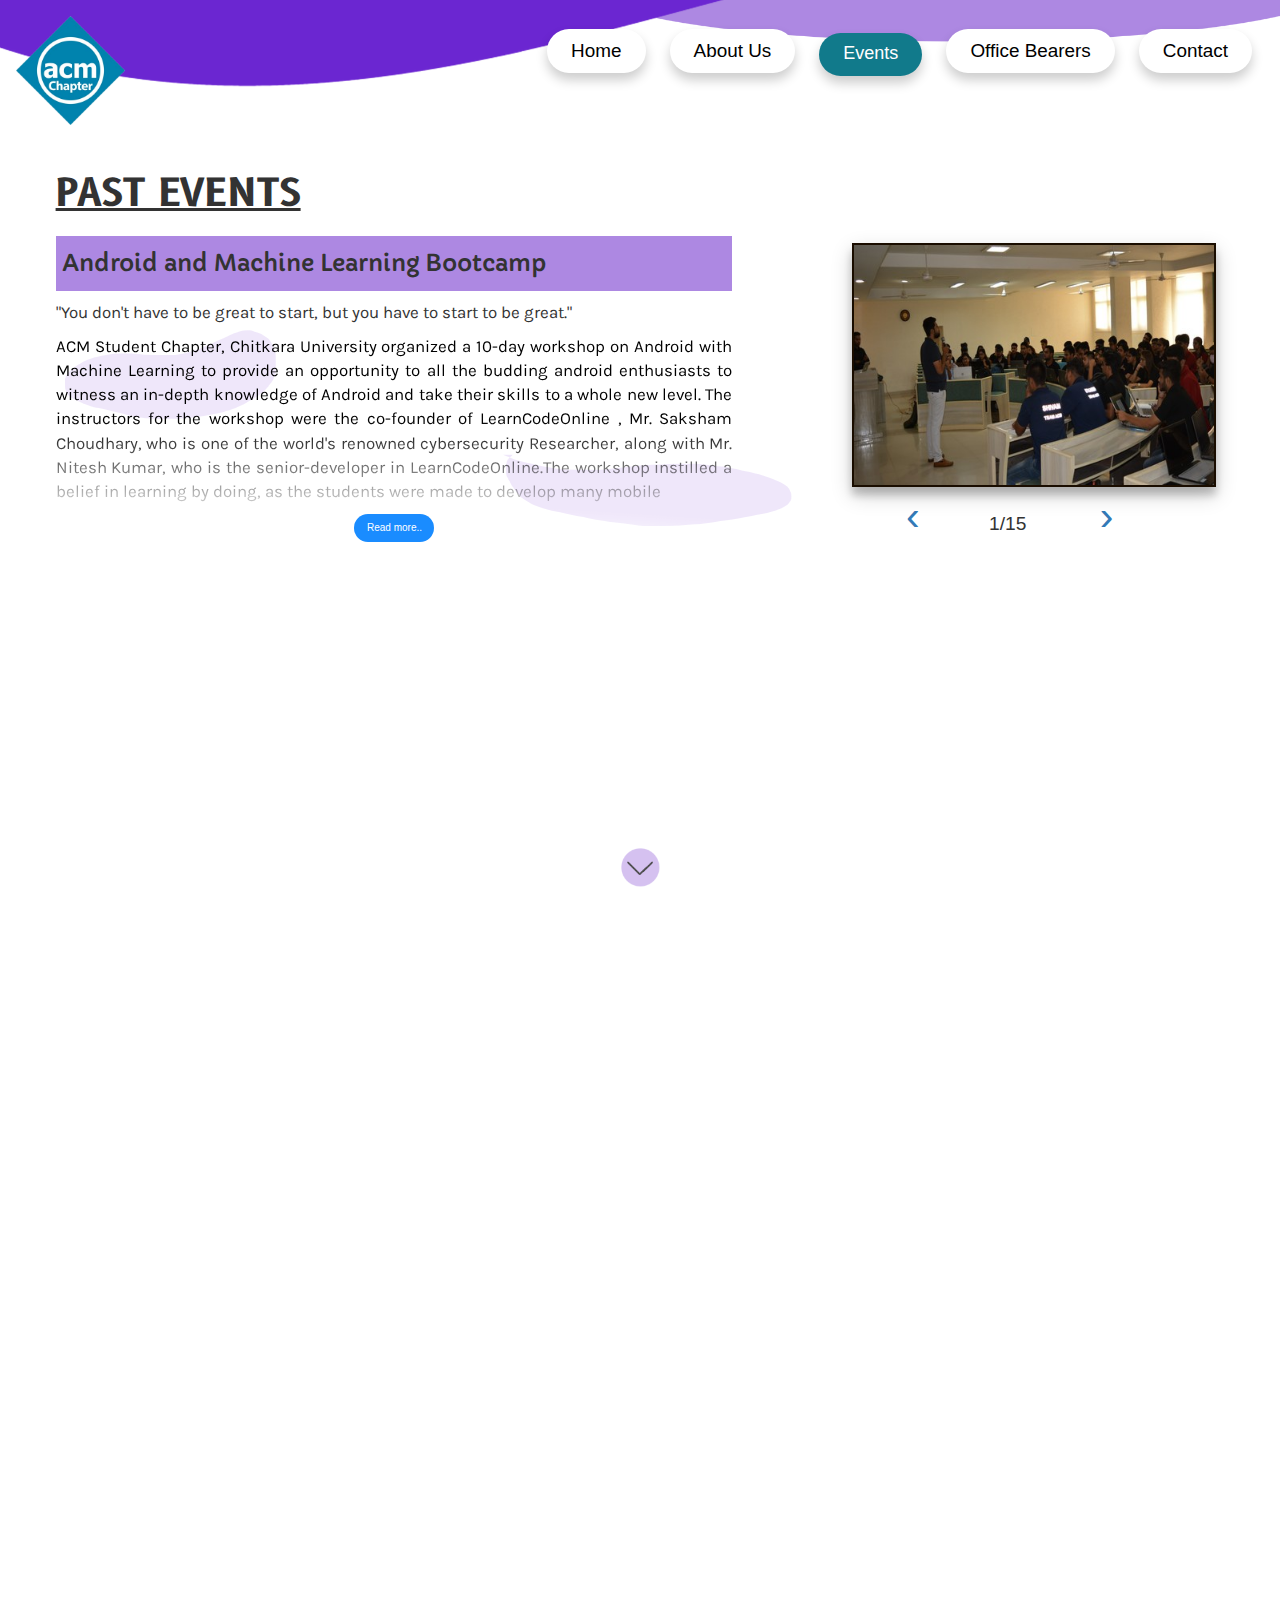
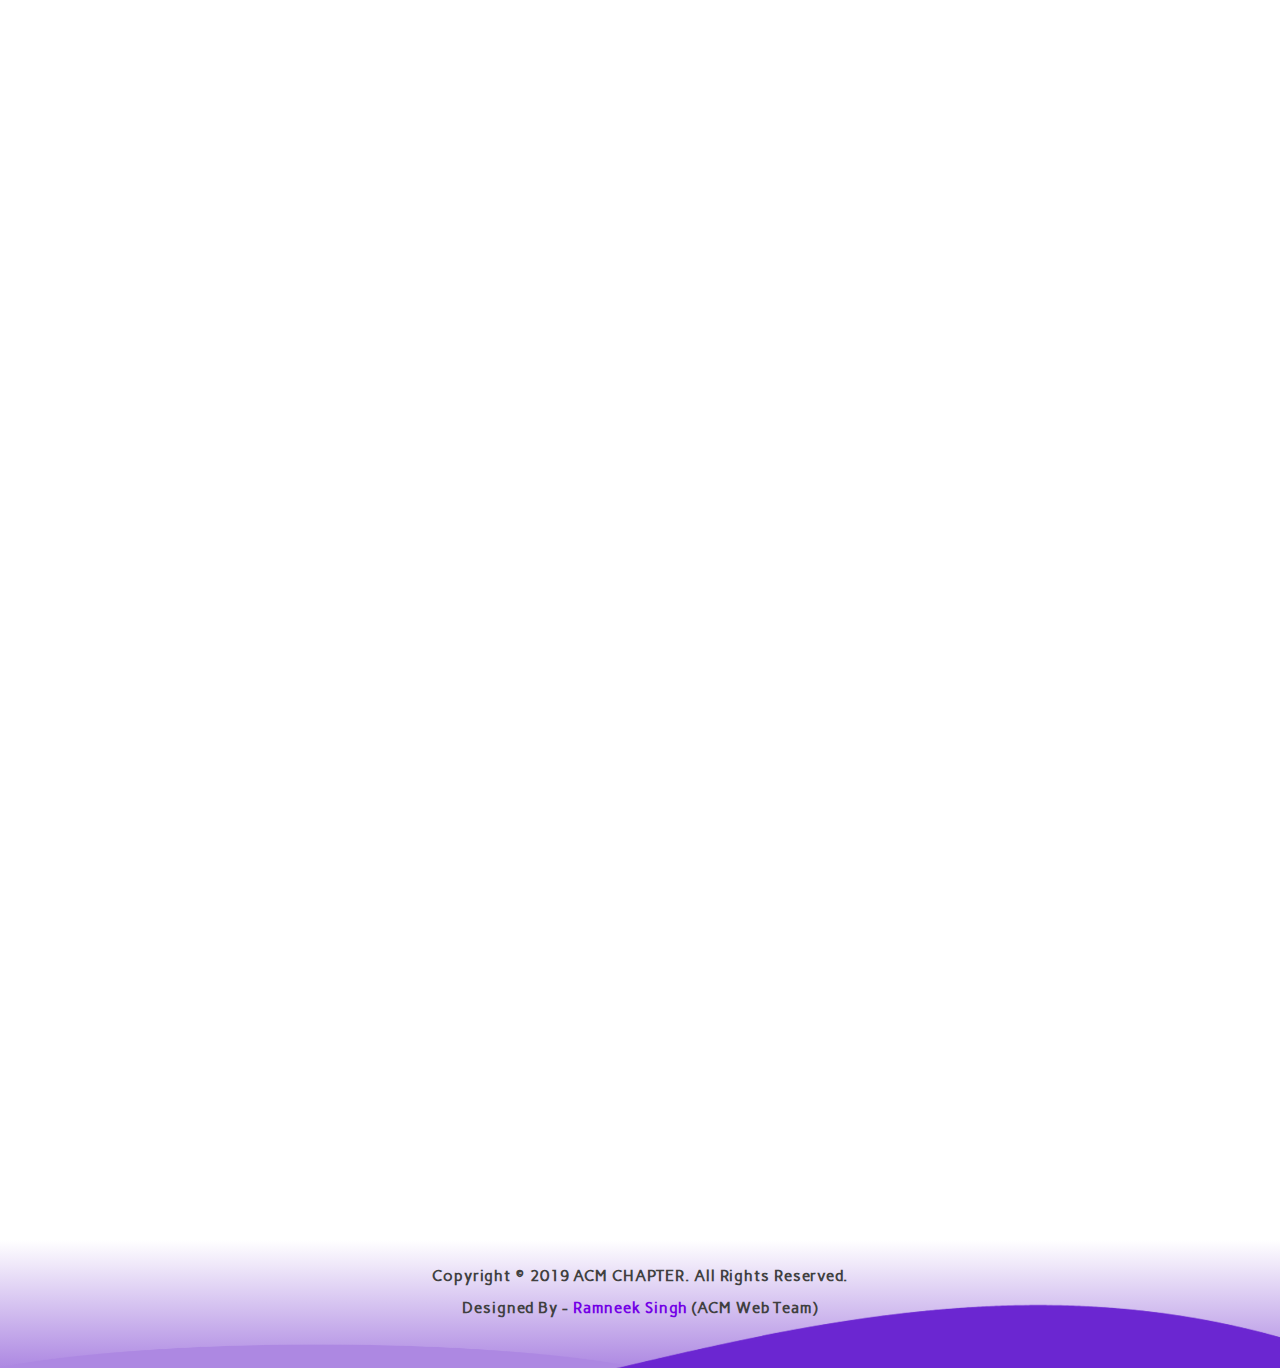
<file: pastevents.html>
<!DOCTYPE html>
<html lang="en">
<head>
  <title>Past Events</title>
  <meta charset="utf-8">
  <meta name="viewport" content="width=device-width, initial-scale=1">
  <link rel="stylesheet" href="https://maxcdn.bootstrapcdn.com/bootstrap/3.4.0/css/bootstrap.min.css">
  <script src="https://ajax.googleapis.com/ajax/libs/jquery/3.4.1/jquery.min.js"></script>
  <script src="https://maxcdn.bootstrapcdn.com/bootstrap/3.4.0/js/bootstrap.min.js"></script>
  <link rel="stylesheet" href="pastevents.css">
  <link href='https://fonts.googleapis.com/css?family=Audiowide' rel='stylesheet'>
  <link href='https://fonts.googleapis.com/css?family=B612' rel='stylesheet'>
<link href='https://fonts.googleapis.com/css?family=Capriola' rel='stylesheet'>
<link href='https://fonts.googleapis.com/css?family=Karla' rel='stylesheet'>
<link href='https://fonts.googleapis.com/css?family=Be Vietnam' rel='stylesheet'> 
<link href='https://fonts.googleapis.com/css?family=Convergence' rel='stylesheet'>
  <link rel="stylesheet" href="https://cdnjs.cloudflare.com/ajax/libs/font-awesome/4.7.0/css/font-awesome.min.css">
<link href='https://fonts.googleapis.com/css?family=Carme' rel='stylesheet'>
<script src="jqry.js">
</script>
</head>

<body>
  <div id ="navbar">
    <nav class="navbar">
  <div class="container-fluid">
    <div class="navbar-header">
      <button type="button" class="navbar-toggle" data-toggle="collapse" data-target="#myNavbar"><img src="res/t.png" id="thrl">                     
      </button>
      <a class="navbar-brand" ><img id ="logo" class="img-responsive" src="res/acm_chapter_sym-hires.png"></a>
    </div>
    <div class="collapse navbar-collapse" id="myNavbar">
      <ul class="nav navbar-nav navbar-right">
        <li id="norm1"><a href="#"><button class="btn" id="norm">Home</button></a></li>
        <li><a href="#"><button class="btn" id="norm">About Us</button></a></li>
        <li><a href="#"><button class="btn" id="spec">Events</button></a></li>
        <li><a href="#"><button class="btn" id="norm">Office Bearers</button></a></li>
        <li><a href="#"><button class="btn" id="norm">Contact</button></a></li>
      </ul>
    </div>
  </div>
</nav>
  </div>


<div class="container-fluid">
  <!-- Slider -->
  <div class="row">
    <div class="col-sm-7" id="slider">
      <!-- Top part of the slider -->
     <h1><b>PAST EVENTS</b></h1>
         <div class="span4" id="carousel-text"></div>
        <div style="display:none;" id="slide-content">
          <div id="slide-content-0">
            <div id="heading"><h3>Android and Machine Learning Bootcamp</h3></div>
            <p>"You don't have to be great to start, but you have to start to be great."</p>
            <p class="effect" id="eff">ACM Student Chapter, Chitkara University organized a 10-day workshop on Android with Machine Learning to provide an opportunity to all the budding android enthusiasts to witness an in-depth knowledge of Android and take their skills to a whole new level. The instructors for the workshop were the co-founder of LearnCodeOnline , Mr. Saksham Choudhary, who is one of the world's renowned cybersecurity Researcher, along with Mr. Nitesh Kumar, who is the senior-developer in LearnCodeOnline.The workshop instilled a belief in learning by doing, as the students were made to develop many mobile <span id="g" style="display:none;">applications, which were facilitated by Mr. Nitesh, who also made sure that no doubts were left unresolved, which helped students to understand the code and concepts in a much better way. The applications that were developed involved Text Recognition, Todo app, Calculator, Image Recognition, Weather app, Currency converter app, google sign-in and many other beguiling apps. Apart from the News app, prizes were also distributed to students who developed the maximum number of apps.<br />
            All the participants were handed over the certificates, along with cool stickers and the workshop concluded on a happy note with a group photo!   <button  id="g2" onclick="te2()"><small><b>(Less..)</b></small></button></span></p>
            <button  id="g1" onclick="te1()" class="btn">Read more..</button>
          </div>

          <div id="slide-content-1">
            <div id="heading"><h3>Expert talk on Big Data and Hadoop</h3></div>
            <p id="eff1">Chitkara ACM Student Chapter organized an Expert talk which was delivered by Mr Sarabjot Singh who has 9 years experience in field of Big Data and Hadoop and have special appreciation from INDIAN AIR FORCE on 27th March 2019 at Chitkara University Punjab campus. We feel privileged that he came in our campus and it was such a wonderful and interesting seminar. More than 100 enthusiastic students participated in the successful session. The event was a great success and it imparts and enhance the knowledge about the big data and hadoop.
          </div>

          <div id="slide-content-2">
            <div id="heading"><h3>Hackon Workshop</h3></div>
            <p id="eff2">ACM student Chapter Chitkara University organized two days workshop on #Ethical_Hacking and #Information_Security in association with learncodeonline.in . The resource person for the workshop was Co-founder of learncodeonline.in Mr Saksham Choudhary who is world's renowned #Cyber-Security Researcher and very famous Youtuber. In this workshop students participated with great interest and they get hands-on on the topics like #Social_Attacks , #CCTV_Attacks , #BurpSuite , #SQL_Injection , #Web-cam_Hacking and many more .After completing the workshop students got certification as well for #Cyber_Security_Expert Level-1 and some goodies too.
          </div>

          <div id="slide-content-3">
            <div id="heading"><h3>Codathon 2K19</h3></div>
            <p id="eff3">ACM Student Chapter, Department of Computer Science and Engineering organized CODATHON2K19 a coding competition for the students. The completion consisted of two rounds, screening round was on 29/01/2019 which was an off-site round, the final round was on 31/01/2019. Total 180 students registered for the screening round. Over 180 registered students for the screening round, top 60 students went on for the final round. It was a team event in which participants had to code together. For the screening round, the teams were given 3 problems to code and while in the final round they were given six real-life coding problem to code in C or C++ languages. The winners got a cash prize of 3000/- and 2000/- respectively along with trophies and certificates..
          </div>

          <div id="slide-content-4">
            <div id="heading"><h3>Workshop on Amazon Web Services</h3></div>
            <p id="eff4">One another successful event has come to an end!!!! ACM student chapter organised a workshop in AWS which came to an end today. We all are heartiest thankful to MR. SHUBHAM SHARMA for his excellent inputs and dedication towards the students which made this workshop an another successful event. We are also thankful to the student for their active participation in the event and hope that this workshop will become a great boon in their future. Hope tou all have enjoyed the workshop and we'll get you all again in our next event which will be coming soon.
          </div>

          <div id="slide-content-5">
            <div id="heading"><h3>DSP Talk On WLAN and CYBER SECURITY</h3></div>
            <p id="eff5">ACM STUDENT CHAPTER organized an Expert talk on WLAN Security And CYBER SECURITY presented by Mr. Guru Raj (Young Scientist awardee for International travel Grants from ITS-SERB,DST, Government of India in December 2016). Students were found very interactive with the speaker . They got great knowledge in the field of WLAN and Cyber Security. There was also a hands-on session on Cyber Security after the expert talk in which selected students get the opportunity to know how things happen in the field of Cyber Security. The overall outcome of the event was excellent . All the students participant in the talk and hands-on session actively.
          </div>

          <div id="slide-content-6">
            <div id="heading"><h3>Clash Of Geeks</h3></div>
            <p id="eff6">Clash of Geeks organised by ACM chapter to explore the potential of students in programming. There were two rounds for this event , first was screening round in which 50 teams were selected for final round based on the passing criteria and in the final round students were given compex problems and they have to solve the programming questions in C/C++ environment on hackerrank. Students took their time and submit their solutions. From the selected 50 teams two teams were declared as the winners of this event first and second respectively. RESULTS: Ist prize - GUNEET GARG and AYUSH SINGLA (4th sem); 2nd prize - VIPUL POPLI and KUNAL PAHWA (4th sem)
          </div>

          <div id="slide-content-7">
            <div id="heading"><h3>Industrial Visit to NITTTR,Chandigarh</h3></div>
            <p id="eff7">IE(I) Student Chapters, ACM, IEEE Student Chapter of Department of Computer Science and Engineering organized an industrial visit to National Institute of Technical Teachers Training & Research(NITTTR), Chandigarh on 29 March 2018. Three faculty members of department and 37 students of ACM, IE(I) and IEEE visited the site. NITTTR had hosted an international conference with delegates from all over the world. The Chief Guest for the conference was Director NIPER Mohali. Dr BiplabSikdar (National University of Singapore, Singapore), and Prof S.S. Pattnaik (Director-NITTTR, Chandigarh) were some of the delegates that attended the conference. There were four different talks on Future of Technology and Cyber Security 
          </div>

          <div id="slide-content-8">
            <div id="heading"><h3>Acm-W Hackathon</h3></div>
            <p id="eff8">According to the famous saying of mrs. Kirthiga reddy, head, facebook india "i strongly believe that the first step and the most important tool towards women empowerment is education. The right education will ensure that women are more competent and confident in taking up bigger challenges and raising the bar in any field". To promote women in engineering, acm student chapter, department of computer science and engineering organized a 24-hour national level hackathon. 3rd of october marked the end of the hackathon. This journey of the hackathon started with the participation of 308 enthusiastic and tech-savvy teams. A team of 52 highly professional members from acm india, chitkara university, and oracle academy was formed to review the ideas and select the best 20 teams out of it. 
          </div>

          <div id="slide-content-9">
            <div id="heading"><h3>CS Pathshala</h3></div>
            <p id="eff9">Acm student chapter, chitkara university, in collaboration with acm india and cspathshala, organized a one-day workshop on the topic "bringing computational thinking to school" , on 15 july, 2017 at chitkara international school, sector-25,chandigarh. The main goal of this workshop was to impart pedagogical as well as content training to teachers. Interacting with 165 delegates in the workshop was ms. Sonia garcha, program associate - csr, development support team, mr. Madhavan mukund, president of acm india This workshop imparted training to the teachers on problem solving and computational thinking, which enabled them to learn more about topics such as patterns, abstraction, algorithms, analysis and programming. Also, teachers were made familiar with the cspathshala training aids.
          </div>

          <div id="slide-content-10">
            <div id="heading"><h3>Infosys - IT Park Chandigarh</h3></div>
            <p id="eff10">Chitkara acm student chapter organized an industrial visit to infosys chandigarh. 14 members of acm chitkara visited the site. The event started with the presentation given by mr. Kanwarpreet singh, who discussed software testing skills. Afterwards, a very interactive q&a session was held regarding the new trends in industries and new fields in technology. At last, the lunch was followed by the guided tour of the company. 
          </div>

          <div id="slide-content-11">
            <div id="heading"><h3>Aarda</h3></div>
            <p id="eff11">Acm student chapter chitkara university organized an event aarda in which second year students of be cse displayed their integrated projects in different categories. The event started with the arrival of highly reputed externals from various domains ranging from academicians to corporate world. Venueswere embellished with posterpresentations. The students showcased theirprojects. The evaluations of students were highly appreciated by the examiners.  The event reached its zenith with the involvement of students from sections of cse 2nd year (e to h). The students received accolades with eminent award, star award and consolation prize.
          </div>

          <div id="slide-content-12">
            <div id="heading"><h3>Expert Talk -DR. Amit Nanavati</h3></div>
            <p id="eff12">Acm student chapter, chitkara university organized a dsp (distinguished speaker program) on the topic "what does engineering mean to a student ?" on 15th march, 2017 . The session witnessed a turnaround of about 200 participants, comprising of students from cse and m.tech department and faculty members from the research & cse department.
          </div>

          <div id="slide-content-13">
            <div id="heading"><h3>Alumni Talk - MR. Prateek Garg</h3></div>
            <p id="eff13">Acm student chapter (department of computer science and engineering) has invited mr. Chandra shekhar (ceo of acm india) for a visit to our campus (chitkara university punjab) on 1st april, 2017. During the campus visit, he attended a meeting with dr. Archana matri, dr. Rajnesh sharma and ms. Meenu khurana. During the meeting, he discussed various acm india events and also suggested few of them to be conducted by chitkara university. Cs-pathshala, summer school workshop, acm-w and esp were the pioneer event to be hosted by chitkara university.
          </div>

          <div id="slide-content-14">
            <div id="heading"><h3>Technovation</h3></div>
            <p id="eff14">Acm student chapter chitkara university organized an event technovation in which third year students of be cse displayed their integrated projects in different categories. The event started with the arrival of highly reputed externals from various domains ranging from academicians to corporate world. Venues were embellished with poster presentations. The students showcased their projects. The evaluations of students were highly appreciated by the examiners.
          </div>
            
        </div>
      </div>


      <div class="col-sm-5" id="ima">

        <div class="span2" id="carousel-bounding-box">
          <div id="Carousel" class="carousel slide" data-interval="false">
            <!-- Carousel items -->
            <div class="carousel-inner imgs">
              <div class="active item" data-slide-number="0"><img class="img-responsive imgs" src="res/and5.jpg"></div>
              <div class="item" data-slide-number="1"><img class="img-responsive imgs" src="res/had3.jpg"></div>
              <div class="item" data-slide-number="2"><img class="img-responsive imgs" src="res/hack07.jpg"></div>
              <div class="item" data-slide-number="3"><img class="img-responsive imgs" src="res/coda_6.jpg"></div>
              <div class="item" data-slide-number="4"><img class="img-responsive imgs" src="res/aws_3.jpg"></div>
              <div class="item" data-slide-number="5"><img class="img-responsive imgs" src="res/coc_3.jpg"></div>
              <div class="item" data-slide-number="6"><img class="img-responsive imgs" src="res/dsp_4.jpg"></div>
              <div class="item" data-slide-number="7"><img class="img-responsive imgs" src="res/indu_1.jpg"></div>
              <div class="item" data-slide-number="8"><img class="img-responsive imgs" src="res/hack.jpg"></div>
              <div class="item" data-slide-number="9"><img class="img-responsive imgs" src="res/cspatshala.png"></div>
              <div class="item" data-slide-number="10"><img class="img-responsive imgs" src="res/FullSizeRender_7.jpg"></div>
              <div class="item" data-slide-number="11"><img class="img-responsive imgs" src="res/S59A9021.jpg"></div>
              <div class="item" data-slide-number="12"><img class="img-responsive imgs" src="res/IMG-20170320-WA0012.jpg"></div>
              <div class="item" data-slide-number="13"><img class="img-responsive imgs" src="res/BeFunky-Collage1.jpg"></div>
              <div class="item" data-slide-number="14"><img class="img-responsive imgs" src="res/acm1.png"></div>
            </div>
      
          </div>
          
          <!-- Carousel nav -->
          <div class="carousel-controls-mini">
              <a href="#Carousel" data-slide="prev" id="arr1">‹</a>
              <span class="cnt"></span>
              <a href="#Carousel" data-slide="next" id="arr2">›</a>
          </div>
          
        </div>
        
      </div>
      
    </div>
  </div> <!--/Slider-->


<script>
var a=0;
var b=1;
        $('#carousel-text').html($('#slide-content-'+a).html());
$('.cnt').html(b+'/15');

        // When the carousel slides, auto update the text
        
        $('#arr2').on('click', function() {
          a++;
                var b = a%15;
                if(b<0)
                  b=b+15;
              $('#carousel-text').html($('#slide-content-'+b).html());
              $('.cnt').html((b+1)+'/15');
        });
        $('#arr1').on('click', function() {
                a--;
                var b = a%15;
                if(b<0)
                  b=b+15;
              $('#carousel-text').html($('#slide-content-'+b).html());
              $('.cnt').html((b+1)+'/15');
        });
</script>
<button onclick="downFunction()" id="myBtn1" class="kreep" title="Go Down"><a href="#sec" class="in-up"><img src="res/Arrow-up.png" style="transform: rotate(180deg);width:3vw"></a></button>


<div id="sec">
<h1 class="" style="margin:3vw 7vw 0vw 7vw;padding-top:0.2vw;color:#3A0C66"><b>PAST EVENTS</b></h1>
<h3 id ="year">Events Of 2019</h3>
 <div class="container" style="height:27vw;" >
  <div class="carousel slide onlyth col-sm-2" data-interval="false" >
  <div id="myCarousel1" data-interval="false" style="width:100%;height:25vw;opacity:0.6;margin-top:2vw">

    <!-- Wrapper for slides -->
    <div class="carousel-inner" style="width:100%;height:350px">
      <div class="item active"><img src="res/coda_6.jpg" style="width:100%;height:23vw;"></div>
      <div class="item"><img src="res/and5.jpg" style="width:100%;height:23vw"></div>
      <div class="item"><img src="res/had3.jpg" style="width:100%;height:23vw"></div>
      <div class="item"><img src="res/hack07.jpg" style="width:100%;height:23vw"></div>
    </div>
  </div></div>


<div class="carousel onlyth slide sp col-sm-6 col-sm-offset-1" data-interval="false" >  
  <div id="myCarousel2" data-interval="false" style="width:100%;text-align:center; box-shadow: 1vw 1vw 0.1vw #E9DFF8;">

    <!-- Wrapper for slides -->
    <div class="carousel-inner" style="height:60%;">
      <div class="item active"><img src="res/and5.jpg" style="width:100%;height:27vw;"></div>
      <div class="item"><img src="res/had3.jpg" style="width:100%;height:27vw"></div>
      <div class="item"><img src="res/hack07.jpg" style="width:100%;height:27vw"></div>
      <div class="item"><img src="res/coda_6.jpg" style="width:100%;height:27vw"></div>
    </div>

<a class="left carousel-control go1" href=".onlyth" data-slide="prev">
      <img src="res/Arrow-up.png" class="go1 gi1" style="transform: rotate(-90deg);">
    </a>
    <a class="right carousel-control go2" href=".onlyth" data-slide="next">
      <img src="res/Arrow-up.png" class="go2 gi2" style="transform: rotate(90deg);">
    </a>
   
  </div>
</div>


<div class="carousel onlyth slide col-sm-2 col-sm-offset-1" data-interval="false" >
<div id="myCarousel3" data-interval="false" style="width:100%;height:25vw;opacity:0.6;margin-top:2vw">
  

    <!-- Wrapper for slides -->
    <div class="carousel-inner" style="width:100%;height:340px">
      <div class="item active"><img src="res/had3.jpg" style="width:100%;height:23vw"></div>
      <div class="item"><img src="res/hack07.jpg" style="width:100%;height:23vw"></div>
      <div class="item"><img src="res/coda_6.jpg" style="width:100%;height:23vw"></div>
      <div class="item"><img src="res/and5.jpg" style="width:100%;height:23vw"></div>
    </div>
    <!-- Left and right controls -->
    
  </div>
</div>

</div>
</div>

<div id="info" class="col-sm-6 col-sm-offset-3" style="z-index:1;opacity:0;text-align:center">
</div>

<div style="display:none;" id="slide-cont">
          <div id="bs-0">
            <h2>Android and Machine Learning Bootcamp</h2>
            <p class="effect" id="effe" style="text-align:justify">ACM Student Chapter, Chitkara University organized a 10-day workshop on Android with Machine Learning to provide an opportunity to all the budding android enthusiasts to witness an in-depth knowledge of Android and take <span id="ba" style="display:none;">their skills to a whole new level. The instructors for the workshop were  Mr. Saksham Choudhary, who is one of the world's renowned cybersecurity Researcher, along with Mr. Nitesh Kumar, who is the senior-developer in LearnCodeOnline.The workshop instilled a belief in learning by doing, as the students were made to develop many mobile applications, which were facilitated by Mr. Nitesh, who also made sure that no doubts were left unresolved, which helped students to understand the code and concepts in a much better way. The applications that were developed involved Text Recognition, Image Recognition, Currency converter app, google sign-in and many other beguiling apps. Apart from the News app, prizes were also distributed to students who developed the maximum number of apps.<button id="ba2" onclick="tell2()"><small><b>(Less..)</b></small></button></span></p>
            <button id="ba1" onclick="tell1()" class="btn">Read more..</button>
          </div>

          <div id="bs-1">
            <h2>Expert talk on Big Data and Hadoop</h2>
            <p class="effect" id="effe1" style="text-align:justify">Chitkara ACM Student Chapter organized an Expert talk which was delivered by Mr Sarabjot Singh who has 9 years experience in field of Big Data and Hadoop and have special appreciation from INDIAN AIR FORCE on 27th March  <span id="bb" style="display:none;">2019 at Chitkara University Punjab campus. We feel privileged that he came in our campus and it was such a wonderful and interesting seminar .More than 100 enthusiastic students participated in the successful session. The event was a great success and it imparts and enhance the knowledge about the big data and hadoop.   <button  id="bb2" onclick="tell4()"><small><b>(Less..)</b></small></button></span></p>
            <button id="bb1" onclick="tell3()" class="btn">Read more..</button>
          </div>

          <div id="bs-2">
            <h2>Hackon Workshop</h2>
            <p class="effect" id="effe2" style="text-align:justify">ACM student Chapter Chitkara University organized two days workshop on #Ethical_Hacking and #Information_Security in association with learncodeonline.in . The resource person for the workshop was Co-founder of <span id="bc" style="display:none;"> learncodeonline.in Mr Saksham Choudhary who is world's renowned #Cyber-Security Researcher and very famous Youtuber. In this workshop students participated with great interest and they get hands-on on the topics like #Social_Attacks , #CCTV_Attacks , #BurpSuite , #SQL_Injection ,  #Web-cam_Hacking and many more .After completing the workshop students got certification as well for #Cyber_Security_Expert Level-1 and some goodies.<button id="bc2" onclick="tell6()"><small><b>(Less..)</b></small></button></span></p>
            <button id="bc1" onclick="tell5()" class="btn">Read more..</button>
          </div>

          <div id="bs-3">
            <h2>Codathon 2K19</h2>
            <p class="effect" id="effe3" style="text-align:justify">ACM Student Chapter, Department of Computer Science and Engineering organized CODATHON2K19 a coding competition for the students. The completion consisted of two rounds, screening round was on 29/01/2019 <span id="bd" style="display:none;"> which was an off-site round, the final round was on 31/01/2019. Total 180 students registered for the screening round. Over 180 registered students for the screening round, top 60 students went on for the final round. It was a team event in which participants had to code together. This event inculcated teamwork and gave the young engineers a chance to get to know the industry standards. For the screening round, the teams were given 3 problems to code and while in the final round they were given six real-life coding problem to code in C or C++ languages. The first position for the event was bagged by Yatin Sindi & Arpit Sharma of CSE 3rd Year and the second position was claimed by Ananay Bakshi & Avnish Dewan of CSE 2nd Year. The winners got a cash prize of 3000/- and 2000/- respectively along with trophies and certificates..<button id="bd2" onclick="tell8()"><small><b>(Less..)</b></small></button></span></p>
            <button id="bd1" onclick="tell7()" class="btn">Read more..</button>
          </div>

            
        </div>

  <script>

var c=0;
var d=0;
var e=0;
        $('#info').html($('#bs-'+c).html());
        // When the carousel slides, auto update the text
        
        $('.gi2').on('click', function() {
          $("#sec2").removeClass("heht");
     $("#sec2").removeClass("heht2");
     $("#sec2").addClass("heht1");
          c++;
                var d = c%4;
                if(d<0)
                  d=d+4;
              $('#info').html($('#bs-'+d).html());
        });
        $('.gi1').on('click', function() {
           $("#sec2").removeClass("heht");
     $("#sec2").removeClass("heht2");
     $("#sec2").addClass("heht1");
                c--;
                var d = c%4;
                if(d<0)
                  d=d+4;
              $('#info').html($('#bs-'+d).html());
        });

const dist = document.querySelector('#info');

document.querySelector('.gi2').addEventListener('click', () => {
  if(e==0)
  dist.classList.remove('in-up');
else
dist.classList.remove('in-up2');
  window.requestAnimationFrame(function() {
    ++e;
    dist.classList.add('in-up2');
  });
});

document.querySelector('.gi1').addEventListener('click', () => {
   if(e==0)
  dist.classList.remove('in-up');
else
dist.classList.remove('in-up2');

  window.requestAnimationFrame(function() {
    ++e;
    dist.classList.add('in-up2');
  });
});



</script>


<div id="sec2" class="heht1">
<h3 id ="year">Events Of 2018</h3>
 <div class="container" style="height:27vw;" >
  <div class="carousel slide onlyth2 col-sm-2" data-interval="false" >
  <div id="myCarousel1" data-interval="false" style="width:100%;height:25vw;opacity:0.6;margin-top:2vw">

    <!-- Wrapper for slides -->
    <div class="carousel-inner" style="width:100%;height:350px">
     <div class="item active"><img src="res/indu_1.jpg" style="width:100%;height:23vw"></div>
      <div class="item"><img src="res/aws_3.jpg" style="width:100%;height:23vw"></div>
      <div class="item"><img src="res/coc_3.jpg" style="width:100%;height:23vw"></div>
      <div class="item"><img src="res/dsp_4.jpg" style="width:100%;height:23vw"></div>
         </div>
  </div></div>


<div class="carousel onlyth2 slide sp col-sm-6 col-sm-offset-1" data-interval="false" >  
  <div id="myCarousel2" data-interval="false" style="width:100%;text-align:center; box-shadow: 1vw 1vw 0.1vw #E9DFF8;">

    <!-- Wrapper for slides -->
    <div class="carousel-inner" style="height:60%;">
      <div class="item active"><img src="res/aws_3.jpg" style="width:100%;height:27vw"></div>
      <div class="item"><img src="res/coc_3.jpg" style="width:100%;height:27vw"></div>
      <div class="item"><img src="res/dsp_4.jpg" style="width:100%;height:27vw"></div>
      <div class="item"><img src="res/indu_1.jpg" style="width:100%;height:27vw"></div>
    </div>

<a class="left carousel-control goi1" href=".onlyth2" data-slide="prev">
      <img src="res/Arrow-up.png" class="goi1 gii1" style="transform: rotate(-90deg);">
    </a>
    <a class="right carousel-control goi2" href=".onlyth2" data-slide="next">
      <img src="res/Arrow-up.png" class="goi2 gii2" style="transform: rotate(90deg);">
    </a>
   
  </div>
</div>


<div class="carousel onlyth2 slide col-sm-2 col-sm-offset-1" data-interval="false" >
<div id="myCarousel3" data-interval="false" style="width:100%;height:25vw;opacity:0.6;margin-top:2vw">
  

    <!-- Wrapper for slides -->
    <div class="carousel-inner" style="width:100%;height:340px">
      <div class="item active"><img src="res/coc_3.jpg" style="width:100%;height:23vw"></div>
      <div class="item"><img src="res/dsp_4.jpg" style="width:100%;height:23vw"></div>
      <div class="item"><img src="res/indu_1.jpg" style="width:100%;height:23vw"></div>
      <div class="item"><img src="res/aws_3.jpg" style="width:100%;height:23vw"></div>
    </div>
    <!-- Left and right controls -->
    
    
  </div>
</div>

</div>
</div>

<div id="info2" class="col-sm-6 col-sm-offset-3" style="z-index:1;opacity:0;text-align:center">
</div>


<div style="display:none;" id="slide-cont2">
          
          <div id="bsi-0">
            <h2>Workshop on Amazon Web Services</h2>
            <p class="effect" id="effe4" style="text-align:justify">One another successful event has come to an end! ACM student chapter organised a workshop in AWS which came to an end today. We are heartiest thankful to MR. SHUBHAM SHARMA for his excellent inputs and dedication <span id="be" style="display:none;">towards the students which made this workshop an another successful event. We are also thankful to the student for their active participation in the event and hope that this workshop will become a great boon in their future.  Hope tou all have enjoyed the workshop and we'll get you all again in our next event which will be coming soon.<button id="be2" onclick="tell10()"><small><b>(Less..)</b></small></button></span></p>
            <button id="be1" onclick="tell9()" class="btn">Read more..</button>
          </div>

          <div id="bsi-1">
            <h2>DSP Talk On WLAN and CYBER SECURITY</h2>
            <p class="effect" id="effe5" style="text-align:justify">ACM STUDENT CHAPTER organized an Expert talk on WLAN Security And CYBER SECURITY presented by Mr. Guru Raj (Young Scientist awardee for International travel Grants from ITS-SERB,DST, Government of India in December 2016). <span id="bf" style="display:none;">Students were found very interactive with the speaker . They got great knowledge in the field of WLAN and Cyber Security. There was also a hands-on session on Cyber Security after the expert talk in which selected students get the opportunity to know how things happen in the field of Cyber Security. The overall outcome of the event was excellent . All the students participant in the talk and hands-on session actively.<button id="bf2" onclick="tell12()"><small><b>(Less..)</b></small></button></span></p>
            <button id="bf1" onclick="tell11()" class="btn">Read more..</button>
          </div>

          <div id="bsi-2">
            <h2>Clash Of Geeks</h2>
            <p class="effect" id="effe6" style="text-align:justify">Clash of Geeks organised by ACM chapter to explore the potential of students in programming. There were two rounds for this event , first was screening round in which 50 teams were selected for final round based on the passing <span id="bh" style="display:none;">criteria and in the final round students were given compex problems and they have to solve the programming questions in C/C++ environment on hackerrank. Students took their time and submit their solutions. From the selected 50 teams two teams were declared as the winners of this event first and second respectively.  RESULTS: Ist prize - GUNEET GARG and AYUSH SINGLA (4th sem); 2nd prize - VIPUL POPLI and KUNAL PAHWA (4th sem)<button id="bh2" onclick="tell14()"><small><b>(Less..)</b></small></button></span></p>
            <button id="bh1" onclick="tell13()" class="btn">Read more..</button>
          </div>

          <div id="bsi-3">
            <h2>Industrial Visit to NITTTR,Chandigarh</h2>
            <p class="effect" id="effe7" style="text-align:justify">IE(I) Student Chapters, ACM, IEEE Student Chapter of Department of Computer Science and Engineering organized an industrial visit to National Institute of Technical Teachers Training & Research(NITTTR), Chandigarh on 29 March <span id="bi" style="display:none;">2018. Three faculty members of department and 37 students of ACM, IE(I) and IEEE visited the site. NITTTR had hosted an international conference with delegates from all over the world. The Chief Guest for the conference was Dr A.R Rao, Director NIPER Mohali. Dr BiplabSikdar (National University of Singapore, Singapore) , Dr. MD Mamun (UniversitiKebangsaan Malaysia, Malaysia) and Prof S.S. Pattnaik (Director-NITTTR, Chandigarh) were some of the delegates that attended the conference. There were four different talks on Future of Technology and Cyber Security <button id="bi2" onclick="tell16()"><small><b>(Less..)</b></small></button></span></p>
            <button id="bi1" onclick="tell15()" class="btn">Read more..</button>
          </div>

        </div>


  <script>

var f=0;
var g=1;
var h=0;
        $('#info2').html($('#bsi-'+f).html());
        // When the carousel slides, auto update the text
        
        $('.gii2').on('click', function() {
          $("#sec3").removeClass("heht");
     $("#sec3").removeClass("heht2");
     $("#sec3").addClass("heht1");
          f++;
                var g = f%4;
                if(g<0)
                  g=g+4;
              $('#info2').html($('#bsi-'+g).html());
        });
        $('.gii1').on('click', function() {
          $("#sec3").removeClass("heht");
     $("#sec3").removeClass("heht2");
     $("#sec3").addClass("heht1");
                f--;
                var g = f%4;
                if(g<0)
                  g=g+4;
              $('#info2').html($('#bsi-'+g).html());
        });

const dist2 = document.querySelector('#info2');

document.querySelector('.gii2').addEventListener('click', () => {
  if(h==0)
  dist2.classList.remove('in-up');
else
dist2.classList.remove('in-up2');
  window.requestAnimationFrame(function() {
    ++h;
    dist2.classList.add('in-up2');
  });
});

document.querySelector('.gii1').addEventListener('click', () => {
   if(h==0)
  dist2.classList.remove('in-up');
else
dist2.classList.remove('in-up2');

  window.requestAnimationFrame(function() {
    ++h;
    dist2.classList.add('in-up2');
  });
});


</script>


<div id="sec3" class="heht1">
<h3 id ="year">Events Of 2017</h3>
 <div class="container" style="height:27vw;" >
  <div class="carousel slide onlyth3 col-sm-2" data-interval="false" >
  <div id="myCarousel1" data-interval="false" style="width:100%;height:25vw;opacity:0.6;margin-top:2vw">

    <!-- Wrapper for slides -->
    <div class="carousel-inner" style="width:100%;height:350px">
      <div class="item active"><img src="res/acm1.png" style="width:100%;height:23vw;"></div>
      <div class="item"><img src="res/hack.jpg" style="width:100%;height:23vw"></div>
      <div class="item"><img src="res/cspatshala.png" style="width:100%;height:23vw"></div>
      <div class="item"><img src="res/info.png" style="width:100%;height:23vw"></div>
      <div class="item"><img src="res/FullSizeRender_7.jpg" style="width:100%;height:23vw"></div>
      <div class="item"><img src="res/S59A9021.jpg" style="width:100%;height:23vw"></div>
      <div class="item"><img src="res/IMG-20170320-WA0012.jpg" style="width:100%;height:23vw"></div>
      <div class="item"><img src="res/BeFunky-Collage1.jpg" style="width:100%;height:23vw"></div>
    </div>
  </div></div>


<div class="carousel onlyth3 slide sp col-sm-6 col-sm-offset-1" data-interval="false" >  
  <div id="myCarousel2" data-interval="false" style="width:100%;text-align:center; box-shadow: 1vw 1vw 0.1vw #E9DFF8;">

    <!-- Wrapper for slides -->
    <div class="carousel-inner" style="height:60%;">
      <div class="item active"><img src="res/hack.jpg" style="width:100%;height:27vw"></div>
      <div class="item"><img src="res/cspatshala.png" style="width:100%;height:27vw"></div>
      <div class="item"><img src="res/info.png" style="width:100%;height:27vw"></div>
      <div class="item"><img src="res/FullSizeRender_7.jpg" style="width:100%;height:27vw"></div>
      <div class="item"><img src="res/S59A9021.jpg" style="width:100%;height:27vw"></div>
      <div class="item"><img src="res/IMG-20170320-WA0012.jpg" style="width:100%;height:27vw"></div>
      <div class="item"><img src="res/BeFunky-Collage1.jpg" style="width:100%;height:27vw"></div>
      <div class="item"><img src="res/acm1.png" style="width:100%;height:27vw"></div>
    </div>

<a class="left carousel-control goj1" href=".onlyth3" data-slide="prev">
      <img src="res/Arrow-up.png" class="goj1 gij1" style="transform: rotate(-90deg);">
    </a>
    <a class="right carousel-control goj2" href=".onlyth3" data-slide="next">
      <img src="res/Arrow-up.png" class="goj2 gij2" style="transform: rotate(90deg);">
    </a>
   
  </div>
</div>


<div class="carousel onlyth3 slide col-sm-2 col-sm-offset-1" data-interval="false" >
<div id="myCarousel3" data-interval="false" style="width:100%;height:25vw;opacity:0.6;margin-top:2vw">
  

    <!-- Wrapper for slides -->
    <div class="carousel-inner" style="width:100%;height:340px">
      <div class="item active"><img src="res/cspatshala.png" style="width:100%;height:23vw"></div>
      <div class="item"><img src="res/info.png" style="width:100%;height:23vw"></div>
      <div class="item"><img src="res/FullSizeRender_7.jpg" style="width:100%;height:23vw"></div>
      <div class="item"><img src="res/S59A9021.jpg" style="width:100%;height:23vw"></div>
      <div class="item"><img src="res/IMG-20170320-WA0012.jpg" style="width:100%;height:23vw"></div>
      <div class="item"><img src="res/BeFunky-Collage1.jpg" style="width:100%;height:23vw"></div>
      <div class="item"><img src="res/acm1.png" style="width:100%;height:23vw"></div>
      <div class="item"><img src="res/hack.jpg" style="width:100%;height:23vw"></div>
    </div>
    <!-- Left and right controls -->
    
    
  </div>
</div>

</div>
</div>

<div id="info3" class="col-sm-6 col-sm-offset-3" style="z-index:1;opacity:0;text-align:center">
</div>


<div style="display:none;" id="slide-cont3">

          <div id="bsj-0">
            <h2>Acm-W Hackathon</h2>
            <p class="effect" id="effe8" style="text-align:justify">According to the famous saying of mrs. Kirthiga reddy, head, facebook india "I strongly believe that the first step and the most important tool towards women empowerment is education. The right education will ensure that <span id="bj" style="display:none;">women are more competent and confident in taking up bigger challenges and raising the bar in any field". To promote women in engineering, acm student chapter, department of computer science and engineering organized a 24-hour national level hackathon in collaboration with acm-w and oracle academy on 2nd -3rd oct, 2017 for girl students.3rd of october marked the end of the hackathon. This journey of the hackathon started with the participation of 308 enthusiastic and tech-savvy teams from all over india with the theme of digital india. A team of 52 highly professional members from acm india, chitkara university, and oracle academy was formed to review the ideas and select the best 20 teams out of it. <button id="bj2" onclick="tell18()"><small><b>(Less..)</b></small></button></span></p>
            <button id="bj1" onclick="tell17()" class="btn">Read more..</button>
          </div>

          <div id="bsj-1">
            <h2>CS Pathshala</h2>
            <p class="effect" id="effe9" style="text-align:justify">Acm student chapter, chitkara university, in collaboration with acm india and cspathshala, organized a one-day workshop on the topic "bringing computational thinking to school" , on 15 july, 2017 at chitkara international <span id="bk" style="display:none;"> school, sector-25,chandigarh. The main goal of this workshop was to impart pedagogical as well as content training to teachers. Interacting with 165 delegates in the workshop was ms. Sonia garcha, cspathshala volunteer, program associate - csr, development support team along-with guest speaker mr. Madhavan mukund, president of acm india and professor and dean of studies, chennai mathematical institute, chennai.  This workshop imparted training to the teachers on problem solving and computational thinking, which enabled them to learn more about topics such as, decomposition, patterns, abstraction, algorithms, analysis and programming with day to day examples. Also, teachers were made familiar with the cspathshala training aids, and were also engaged in interesting activities on the above mentioned topics.<button id="bk2" onclick="tell20()"><small><b>(Less..)</b></small></button></span></p>
            <button id="bk1" onclick="tell19()" class="btn">Read more..</button>
          </div>

          <div id="bsj-2">
            <h2>Infosys - IT Park Chandigarh</h2>
            <p class="effect" id="effe10" style="text-align:justify">Chitkara acm student chapter organized an industrial visit to infosys chandigarh. 14 members of acm chitkara visited the site. The event started with the presentation given by mr. Kanwarpreet singh, who discussed <span id="bl" style="display:none;">software testing skills. Afterwards, a very interactive q&a session was held regarding the new trends in industries and new fields in technology. At last, the lunch was followed by the guided tour of the company. <button id="bl2" onclick="tell22()"><small><b>(Less..)</b></small></button></span></p>
            <button id="bl1" onclick="tell21()" class="btn">Read more..</button>
          </div>

          <div id="bsj-3">
            <h2>Aarda</h2>
            <p class="effect" id="effe11" style="text-align:justify">Acm student chapter chitkara university organized an event aarda in which second year students of be cse displayed their integrated projects in different categories. The event started with the arrival of highly reputed externals from <span id="bm" style="display:none;"> various domains ranging from academicians to corporate world. Venueswere embellished with posterpresentations. The students showcased theirprojects. The evaluations of students were highly appreciated by the examiners.  The event reached its zenith with the involvement of students from sections of cse 2nd year (e to h). The students received accolades with eminent award, star award and consolation prize.<button id="bm2" onclick="tell24()"><small><b>(Less..)</b></small></button></span></p>
            <button id="bm1" class="btn" onclick="tell23()">Read more..</button>
          </div>

          <div id="bsj-4">
            <h2>Expert Talk -DR. Amit Nanavati</h2>
            <p class="effect" id="effe12" style="text-align:justify">Acm student chapter, chitkara university organized a dsp (distinguished speaker program) on the topic "what does engineering mean to a student ?" on 15th march, 2017 . The session witnessed a turnaround of about 200 <span id="bn" style="display:none;">participants, comprising of students from cse and m.tech department and faculty members from the research & cse department. <button id="bn2" onclick="tell26()"><small><b>(Less..)</b></small></button></span></p>
            <button id="bn1" onclick="tell25()" class="btn">Read more..</button>
          </div>


          <div id="bsj-5">
            <h2>Codathon 2K17</h2>
            <p class="effect" id="effe13" style="text-align:justify">Acm student chapter ,chitkara university in collaboration with ccet organized the event "codathon" on 23rd march,2017. Approximately 33teams (each team consisting of 1 member to 4 members) participated in the event.<span id="bo" style="display:none;">the contest was on platform Named "hackerearth". The participants were given freedom to choose any Coding language. There were total of 18 brittle questions which were to be Justified in the given time period of 2 hours<button id="bo2" onclick="tell28()"><small><b>(Less..)</b></small></button></span></p>
            <button id="bo1" onclick="tell27()" class="btn">Read more..</button>
          </div>

          <div id="bsj-6">
            <h2>Alumni Talk - MR. Prateek Garg</h2>
            <p class="effect" id="effe14" style="text-align:justify">Acm student chapter (department of computer science and engineering) has invited mr. Chandra shekhar (ceo of acm india) for a visit to our campus (chitkara university punjab) on 1st april, 2017. During the campus visit, he  <span id="bp" style="display:none;"> attended a meeting with dr. Archana matri, dr. Rajnesh sharma and ms. Meenu khurana. During the meeting, he discussed various acm india events and also suggested few of them to be conducted by chitkara university.Cs-pathshala, summer school workshop, acm-w and esp were the pioneer event to be hosted by chitkara university. <button id="bp2" onclick="tell30()"><small><b>(Less..)</b></small></button></span></p>
            <button id="bp1" onclick="tell29()" class="btn">Read more..</button>
          </div>

          <div id="bsj-7">
            <h2>Technovation</h2>
            <p class="effect" id="effe15" style="text-align:justify">Acm student chapter chitkara university organized an event technovation in which third year students of be cse displayed their integrated projects in different categories. The event started with the arrival of highly reputed <span id="bq" style="display:none;">externals from various domains ranging from academicians to corporate world. Venues were embellished with poster presentations. The students showcased their projects. The evaluations of students were highly appreciated by the examiners.<button id="bq2" onclick="tell32()"><small><b>(Less..)</b></small></button></span></p>
            <button id="bq1" onclick="tell31()" class="btn">Read more..</button>
          </div>
            
        </div>


  <script>


var i=0;
var j=1;
var k=0;
        $('#info3').html($('#bsj-'+i).html());
        // When the carousel slides, auto update the text
        
        $('.gij2').on('click', function() {
          $("#footer").removeClass("heht");
     $("#footer").removeClass("heht2");
     $("#footer").addClass("heht1");
          i++;
                var j = i%8;
                if(j<0)
                  j=j+8;
              $('#info3').html($('#bsj-'+j).html());
        });
        $('.gij1').on('click', function() {
          $("#footer").removeClass("heht");
     $("#footer").removeClass("heht2");
     $("#footer").addClass("heht1");
                i--;
                var j = i%8;
                if(j<0)
                  j=j+8;
              $('#info3').html($('#bsj-'+j).html());
        });

const dist3 = document.querySelector('#info3');

document.querySelector('.gij2').addEventListener('click', () => {
  if(k==0)
  dist3.classList.remove('in-up');
else
dist3.classList.remove('in-up2');
  window.requestAnimationFrame(function() {
    ++k;
    dist3.classList.add('in-up2');
  });
});

document.querySelector('.gij1').addEventListener('click', () => {
   if(k==0)
  dist3.classList.remove('in-up');
else
dist3.classList.remove('in-up2');

  window.requestAnimationFrame(function() {
    ++k;
    dist3.classList.add('in-up2');
  });
});

</script>


<button onclick="topFunction()" id="myBtn" title="Go to top"><a href="#navbar"><img src="res/Arrow-up.png" style="width:3vw"></a></button>

<script>

$("a[href^='#']").click(function(e) {
  e.preventDefault();
  
  var position = $($(this).attr("href")).offset().top;

  $("body, html").animate({
    scrollTop: position
  } ,500/* speed */ );
});

//Get the button
var mybutton = document.getElementById("myBtn");
var mybutton1 = document.getElementById("myBtn1");

// When the user scrolls down 20px from the top of the document, show the button
window.onscroll = function() {scrollFunction()};

function scrollFunction() {
  if (document.body.scrollTop > 20 || document.documentElement.scrollTop > 20) {
    mybutton.style.display = "block"; 
    mybutton1.style.display = "none";
  } else {
    mybutton.style.display = "none";
    mybutton1.style.display = "block";
  }
}


// When the user clicks on the button, scroll to the top of the document
function topFunction() {
  document.body.scrollTop = 0;
  document.documentElement.scrollTop = 0;
}


function isScrolledIntoView(elem) {
        var docViewTop = $(window).scrollTop();
        var docViewBottom = docViewTop + $(window).height();

        var elemTop = $(elem).offset().top/2;
        var elemTop1 = $(elem).offset().top;
        var elemBottom = elemTop + $(elem).height();

        return ((elemBottom <= docViewBottom) && (elemTop >= docViewTop || elemTop1 >= docViewTop));
    }


    $(window).scroll(function(){

        if (isScrolledIntoView('#sec') === true) {
          $('#sec').addClass('fade-in');
        }
        if (isScrolledIntoView('#info') === true) {
          $('#sec').addClass('fade-in');
            $('#info').addClass('in-up');
        }

        if (isScrolledIntoView('#sec3') === true) {
          $('#sec2').addClass('fade-in');
        }
        if (isScrolledIntoView('#info3') === true) {
          $('#sec2').addClass('fade-in');
            $('#info2').addClass('in-up');
        }

        if (isScrolledIntoView('#footer') === true) {
          $('#sec3').addClass('fade-in');
        }
        if (isScrolledIntoView('#footer') === true) {
          $('#sec3').addClass('fade-in');
            $('#info3').addClass('in-up');
        }

    });



</script>

<div id="footer" class="heht1">
  <div id="infoot">
  <p>Copyright &copy; 2019 ACM CHAPTER. All Rights Reserved.</p>
  <p>Designed By -<a href="https://www.linkedin.com/in/ramneek-singh-265765191?lipi=urn%3Ali%3Apage%3Ad_flagship3_profile_view_base_contact_details%3BV2064k6aS2Kj90BxmzF5aw%3D%3D"  id="ramneek"> Ramneek Singh </a> (ACM Web Team) </p>
</div>

</div>

</body>
</html>
</file>
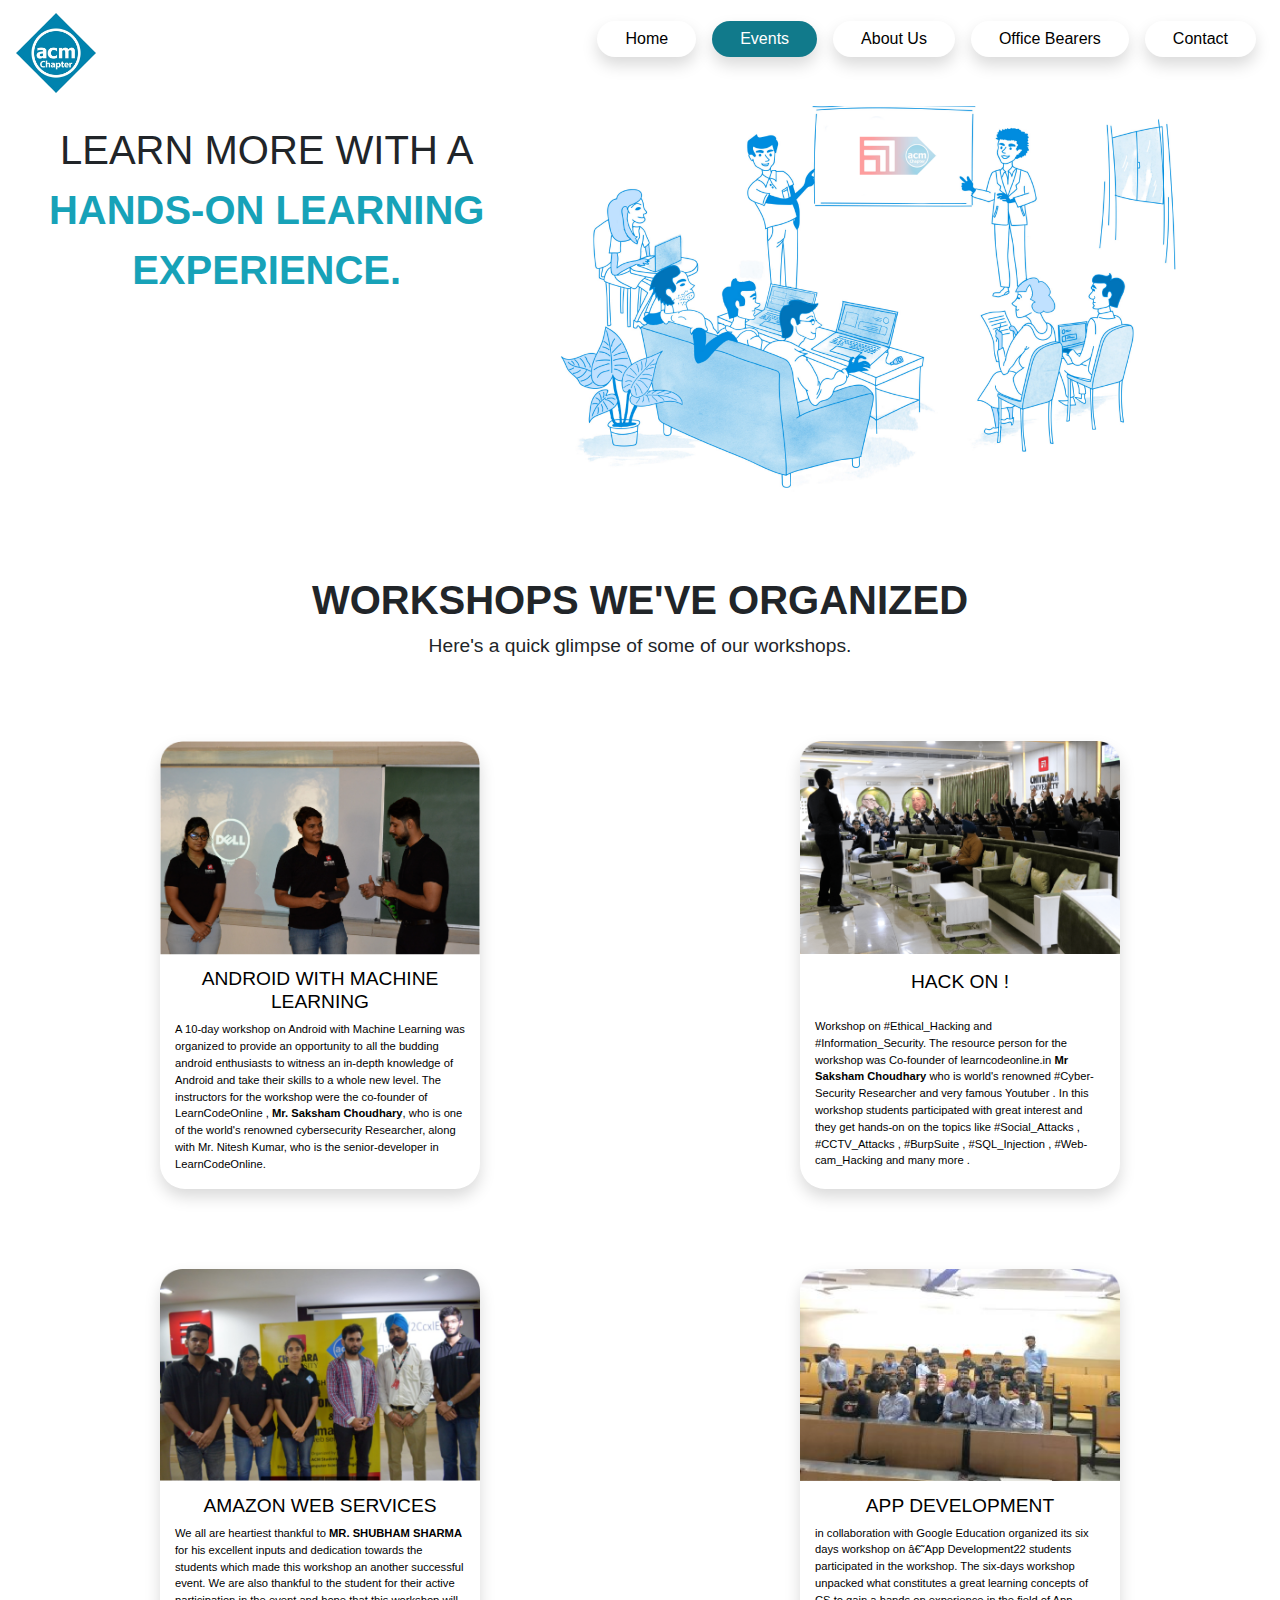
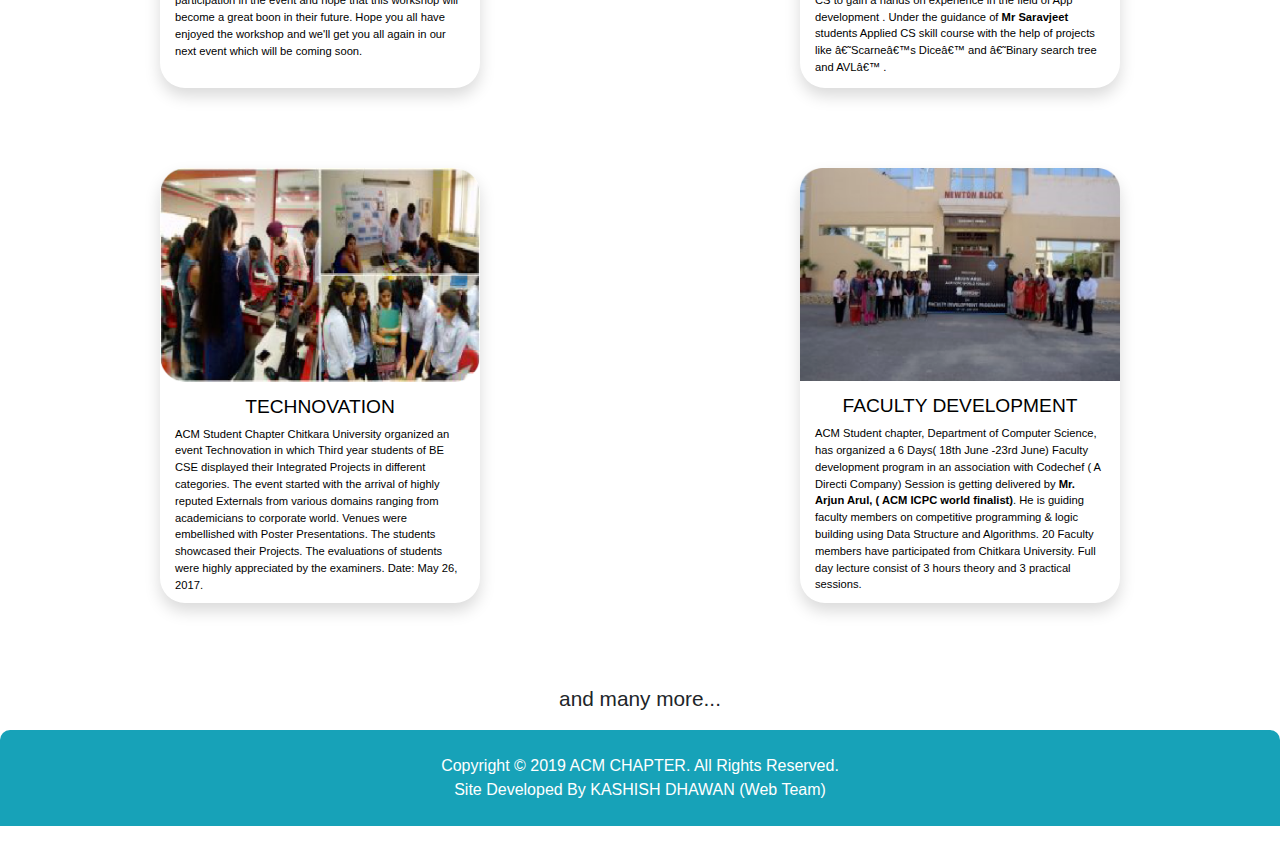
<file: workshop.html>
<!DOCTYPE html>
<html lang="en">
<head>
  <title>ACM CHITKARA CHAPTER</title>
  <link type="png" rel="icon" href="./images/acm_chapter_sym-hires.png"/>
  <meta charset="utf-8">
  <meta name="viewport" content="width=device-width, initial-scale=1">
  <link rel="stylesheet" href="https://maxcdn.bootstrapcdn.com/bootstrap/4.3.1/css/bootstrap.min.css">
  <script src="https://ajax.googleapis.com/ajax/libs/jquery/3.4.1/jquery.min.js"></script>
  <script src="https://cdnjs.cloudflare.com/ajax/libs/popper.js/1.14.7/umd/popper.min.js"></script>
  <script src="https://maxcdn.bootstrapcdn.com/bootstrap/4.3.1/js/bootstrap.min.js"></script>
  <link rel="stylesheet" href="./css/style.css">
</head>
<body  style="max-width: 100%">
<nav class="navbar navbar-expand-md bg-white fixed-top">
  <a class="navbar-brand" href="#">
    <img src="./images/acm_chapter_sym-hires.png"/ height="80" width="80">
  </a>
  <button class="navbar-toggler" type="button" data-toggle="collapse" data-target="#collapsibleNavbar">
    <span class="navbar-toggler-icon"></span>
  </button>
  <div class="collapse navbar-collapse" id="collapsibleNavbar">
    <form class="form-inline ml-auto">
      <ul class="navbar-nav">
        <li class="nav-item">
          <a class="nav-link" href="index.html"><button class="btn nav-btn btn-info shadow">&emsp;Home&emsp;</button></a>
          &nbsp;
        </li>
        <li class="nav-item">
          <a class="nav-link" href="workshop.html"><button class="btn nav-btn btn-info active shadow">&emsp;Events&emsp;</button></a>
          &nbsp;
        </li>
        <li class="nav-item">
          <a class="nav-link" href="#aboutus"><button class="btn nav-btn btn-info shadow">&emsp;About Us&emsp;</button></a>
          &nbsp;
        </li>
        <li class="nav-item">
          <a class="nav-link" href="#officebearers"><button class="btn nav-btn btn-info shadow">&emsp;Office Bearers&emsp;</button></a>
          &nbsp;
        </li>
        <li class="nav-item">
          <a class="nav-link" href="#contact"><button class="btn nav-btn btn-info shadow">&emsp;Contact&emsp;</button></a>
          &nbsp;
        </li>
      </ul>
    </form>
  </div> 
</nav>
<br><br><br><br>
<div class="container-fluid">
	<div class="row" style="margin-bottom: 5rem;">
		<div class="col-md-5 col-xs-12">
			<br>
			<p style="text-align: center;font-size: 2.5rem">
				LEARN MORE WITH A <span class="text-info"><b>HANDS-ON LEARNING EXPERIENCE.</b></span>
			</p>
		</div>
		<div class="col-md-7 col-xs-12">
			<img class="img-fluid img-responsive" src="./images/1.crypto-illustration.png" style="height:25rem;">
		</div>
	</div>
	<center style="margin-bottom: 5rem">
		<h1><b>WORKSHOPS WE'VE ORGANIZED</b></h1>
		<p style="font-size: 1.2rem">Here's a quick glimpse of some of our workshops.</p>
	</center>

	<div class="row">
      <div class="col-lg-6 col-sm-12 col-xs-12" style="margin-bottom: 80px;">
        <center>
          <div class="panel-events-12 panel shadow" align="right">
            <div class="panel-body">
              <img src="./images/android (4).png" class="img-fluid img-responsive" width="100%" style="margin-bottom: 0.8rem">
              <h1 style="font-size: 1.2rem;text-align: center">ANDROID WITH MACHINE LEARNING</h1>
              <div class="container">
                <p style="font-size: 0.7rem;text-align: start">
                   A 10-day workshop on Android with Machine Learning was organized to provide an opportunity to all the budding android enthusiasts to witness an in-depth knowledge of Android and take their skills to a whole new level. The instructors for the workshop were the co-founder of LearnCodeOnline , <b>Mr. Saksham Choudhary</b>, who is one of the world's renowned cybersecurity Researcher, along with Mr. Nitesh Kumar, who is the senior-developer in LearnCodeOnline.
                </p>
              </div>
            </div>
          </div>
        </center>
      </div>
      <div class="col-lg-6 col-sm-12 col-xs-12" style="margin-bottom: 80px;">
        <center>
          <div class="panel-events-12 panel shadow" align="right">
            <div class="panel-body">
              <img src="./images/1(1).png" class="img-fluid img-responsive" width="100%" style="margin-bottom: 1rem">
              <h1 style="font-size: 1.2rem;text-align: center">HACK ON !</h1>
              <div class="container">
                <p style="font-size: 0.7rem;text-align: start"><br>
                  Workshop on #Ethical_Hacking and #Information_Security. The resource person for the workshop was Co-founder of learncodeonline.in <b>Mr Saksham Choudhary</b> who is world's renowned #Cyber-Security Researcher and very famous Youtuber . In this workshop students participated with great interest and they get hands-on on the topics like #Social_Attacks , #CCTV_Attacks , #BurpSuite , #SQL_Injection , #Web-cam_Hacking and many more .
                </p>
              </div>
            </div>
          </div>
        </center>
      </div>
    </div>

    <div class="row">
      <div class="col-lg-6 col-sm-12 col-xs-12" style="margin-bottom: 80px;">
        <center>
          <div class="panel-events-34 panel shadow" align="right">
            <div class="panel-body">
              <img src="./images/aws3.png" class="img-fluid img-responsive" width="100%" style="margin-bottom: 0.8rem">
              <h1 style="font-size: 1.2rem;text-align: center">AMAZON WEB SERVICES</h1>
              <div class="container">
                <p style="font-size: 0.7rem;text-align: start">
                   We all are heartiest thankful to <b>MR. SHUBHAM SHARMA</b> for his excellent inputs and dedication towards the students which made this workshop an another successful event.
				   We are also thankful to the student for their active participation in the event and hope that this workshop will become a great boon in their future.
				   Hope you all have enjoyed the workshop and we'll get you all again in our next event which will be coming soon.
                </p>
              </div>
            </div>
          </div>
        </center>
      </div>
      <div class="col-lg-6 col-sm-12 col-xs-12" style="margin-bottom: 80px;">
        <center>
          <div class="panel-events-34 panel shadow" align="right">
            <div class="panel-body">
              <img src="./images/app2.png" class="img-fluid img-responsive" width="100%" style="margin-bottom: 0.8rem">
              <h1 style="font-size: 1.2rem;text-align: center">APP DEVELOPMENT</h1>
              <div class="container">
                <p style="font-size: 0.7rem;text-align: start">
                  in collaboration with Google Education organized its six days workshop on â€˜App Development22 students participated in the workshop.
				  The six-days workshop unpacked what constitutes a great learning concepts of CS to gain a hands on experience in the field of App development . Under the guidance of <b>Mr Saravjeet</b> students Applied CS skill course with the help of projects like â€˜Scarneâ€™s Diceâ€™ and â€˜Binary search tree and AVLâ€™ .
                </p>
              </div>
            </div>
          </div>
        </center>
      </div>
    </div>

    <div class="row">
      <div class="col-lg-6 col-sm-12 col-xs-12" style="margin-bottom: 80px;">
        <center>
          <div class="panel-events-56 panel shadow" align="right">
            <div class="panel-body">
              <img src="./images/tech1.png" class="img-fluid img-responsive img-rounded" width="100%" style="margin-bottom: 0.8rem">
              <h1 style="font-size: 1.2rem;text-align: center">TECHNOVATION</h1>
              <div class="container">
                <p style="font-size: 0.7rem;text-align: start">
                   ACM Student Chapter Chitkara University organized an event Technovation in which Third year students of BE CSE displayed their Integrated Projects in different categories. The event started with the arrival of highly reputed Externals from various domains ranging from academicians to corporate world. Venues were embellished with Poster Presentations. The students showcased their Projects. The evaluations of students were highly appreciated by the examiners. Date: May 26, 2017.
                </p>
              </div>
            </div>
          </div>
        </center>
      </div>
      <div class="col-lg-6 col-sm-12 col-xs-12" style="margin-bottom: 80px;">
        <center>
          <div class="panel-events-56 panel shadow" align="right">
            <div class="panel-body">
              <img src="./images/fclty1.png" width="100%" class="img-fluid img-responsive" style="margin-bottom: 0.8rem">
              <h1 style="font-size: 1.2rem;text-align: center">FACULTY DEVELOPMENT</h1>
              <div class="container">
                <p style="font-size: 0.7rem;text-align: start">
                  ACM Student chapter, Department of Computer Science, has organized a 6 Days( 18th June -23rd June) Faculty development program in an association with Codechef ( A Directi Company) Session is getting delivered by <b>Mr. Arjun Arul, ( ACM ICPC world finalist)</b>. He is guiding faculty members on competitive programming & logic building using Data Structure and Algorithms. 20 Faculty members have participated from Chitkara University. Full day lecture consist of 3 hours theory and 3 practical sessions.
                </p>
              </div>
            </div>
          </div>
        </center>
      </div>
    </div>
    <center><p style="font-size: 1.3rem">and many more...</p></center>
</div>
<div section="footer" class="bg-info" style="border-top-left-radius: 10px;border-top-right-radius: 10px;color: white">
  <center>
    <p>
      <br>
      Copyright © 2019 ACM CHAPTER. All Rights Reserved.<br>
      Site Developed By KASHISH DHAWAN (Web Team)
      <br><br>
    </p>
  </center>
</div>
</body>
</html>
</file>
<file: pastevents.css>
#navbar
{
	background-image:url("res/header-wave.png");
	background-size:100% 80%;
	background-repeat:no-repeat;
}
#navbar a:hover, #navbar a:active, #navbar a:link, #navbar a:visited{
background-color: transparent;
}

#navbar #norm{
	background-color:white;
	margin:1vw -3px;
	color:black;
	border-radius: 24px;
	padding:0.6vw 1.8vw;
	font-size:2.1vh;
	text-align:center;
	box-shadow:0 7px 12px 0 rgba(0, 0, 0, 0.2);
}

#navbar #spec{
	background-color:#117A8B;
	color:white;
	margin:1.3vw -3px;
	border-radius: 24px;
	padding:.6vw 1.8vw;
	font-size:2vh;
	text-align:center;
	box-shadow:0 7px 12px 0 rgba(0, 0, 0, 0.2);
}

#navbar .navbar-toggle {
    width:60px;
    height:50px;
    margin-top:10px;
}
#navbar #thrl{
	width:100%;
}

#logo
{
	width:8.5vw;
}


#slider {
    -webkit-animation-name: fadeInLeft;
    animation-name: fadeInLeft;
    -webkit-animation-fill-mode: both;
    animation-fill-mode: both;
    -webkit-animation-duration: 1s;
    animation-duration: 1s;
    -webkit-animation-delay: 0.5s;
    animation-delay: 0.5s;
}


@keyframes fadeInLeft {
    from {
        opacity:0;
        -webkit-transform: translatex(-100px);
        transform: translatex(-100px);
    }
    to {
        opacity:1;
        -webkit-transform: translatex(0);
        transform: translatex(0);
    }
}

.effect  {
    color: black;
    -webkit-mask-image: -webkit-gradient(linear,center center, center bottom, 
    from(rgba(1,1,0,1)), to(rgba(0,0,0,0.2)));
}
#g1,#ba1,#bb1,#bc1,#bd1,#be1,#bf1,#bh1,#bi1,#bj1,#bk1,#bl1,#bm1,#bn1,#bo1,#bp1,#bq1
{
	background-color:#1a8cff;
	border-radius: 24px;
	color:white;
	display:block;
	width:100px;
	font-size:1.4rem;
    margin: 0 auto;
}

#g2,#ba2,#bb2,#bc2,#bd2,#be2,#bf2,#bh2,#bi2,#bj2,#bk2,#bl2,#bm2,#bn2,#bo2,#bp2,#bq2
{
	background-color: transparent;
	border:none;
	color:blue;

}

.row
{
	margin-top:2vw;
	margin-right:1vw;
	margin-left:2vw;
	background-image:url("res/Layer 4.png");
	background-size:60% 50%;
	height:auto;
	background-repeat: no-repeat;
	background-position:5% 90%;
	text-align: justify;
}

h1
{
	text-decoration: underline;
	font-family: 'B612';
	font-size:3vw;
}
#heading
{
	background-color:#AD88E2;
	width:auto;
	height:auto;
}
h3
{
	font-size:1.8vw;
	padding:1.5% 1%;
	font-family: 'Capriola';
	line-height: 1.5;
}

 h2
{
	font-size:2.6vw;
	text-align:center;
	color:#3A0C75;
	 font-family: 'Convergence';
	 font-weight: 900;
	line-height: 1.5;
	text-decoration: none;
	text-transform: uppercase
	;
}

#year
{
	text-align:center;
	text-decoration: underline;
	color:#8533ff;
	font-size:2.2vw;
	text-shadow: 1px 1px #330080 ;
	background-image: radial-gradient(#e0ccff,white, white);

}


p
{
	font-family: 'Karla';
	font-size:1.32vw;
}

.heht1{
	margin-top:22vw;
}
.heht{
	margin-top:27vw;
}
.heht2
{
	margin-top:37vw;
}


#carousel-bounding-box {
    -webkit-animation-name: fadeInRight;
    animation-name: fadeInRight;
    -webkit-animation-fill-mode: both;
    animation-fill-mode: both;
    -webkit-animation-duration: 1s;
    animation-duration: 1s;
    -webkit-animation-delay: 0.5s;
    animation-delay: 0.5s;
}


@keyframes fadeInRight {
    from {
        opacity:0;
        -webkit-transform: translatex(100px);
        transform: translatex(100px);
    }
    to {
        opacity:1;
        -webkit-transform: translatex(0);
        transform: translatex(0);
    }
}

#carousel-bounding-box
{
	margin:0 auto;
}

#carousel-bounding-box
{
	margin-top:7vw;
	position:relative;
	left:10vh;
	display:inline-block;
}

.imgs  {
	min-width:80%;
	max-width:80%;
  	height:auto;
  	border:1px solid #1a0d00;
  	box-shadow: 0 8px 8px 0 rgba(0, 0, 0, 0.2), 0 8px 20px 0 rgba(0, 0, 0, 0.19);

}

.carousel-controls-mini {
	margin-top:	0px;
	font-size:1.5vw;
	width:80%;

}


.carousel-controls-mini > #arr1
{
	margin:0 5vw 0 4.2vw;
	font-size:3.2vw;
	
}
.carousel-controls-mini > #arr2
{
	margin:0 0 0 5.3vw;
	font-size:3.2vw;
	
}


#sec,#sec2,#sec3
{
	background-image:url("res/bg-spots.png");
	background-size:80% 90%;
	background-repeat:no-repeat;
	background-position:35% 0%;
	z-index:-999;
	opacity:0;

}


@keyframes fadeIn { from { opacity:0; } to { opacity:1; } }

.fade-in {
  opacity:0;  /* make things invisible upon start */
  -webkit-animation:fadeIn ease-in 1;  /* call our keyframe named fadeIn, use animattion ease-in and repeat it only 1 time */
  animation:fadeIn ease-in 1;

  -webkit-animation-fill-mode:forwards;  /* this makes sure that after animation is done we remain at the last keyframe value (opacity: 1)*/
  animation-fill-mode:forwards;

  -webkit-animation-duration:1s;
  animation-duration:1s;
}

#sec h1
{
	font-size:3vw;
	font-family: 'B612';
}



.carousel-control{
	margin: 12vw -30%;
	z-index:1;
	background: none !important;
    filter: progid:none !important;>
}

@keyframes fadeInUp {
    from {
        opacity:0;
        -webkit-transform: translatey(30px);
        transform: translatey(30px);
    }
    to {
        opacity:1;
        -webkit-transform: translatey(0);
        transform: translatey(0);
    }
}
.in-up {
    -webkit-animation-name: fadeInUp;
    animation-name: fadeInUp;
    -webkit-animation-fill-mode: both;
    animation-fill-mode: both;
    -webkit-animation-duration: 1.5s;
    animation-duration: 1.5s;
    animation-delay:1s;
}

.in-up2
{
	-webkit-animation-name: fadeInUp;
    animation-name: fadeInUp;
    -webkit-animation-fill-mode: both;
    animation-fill-mode: both;
    -webkit-animation-duration: 1.5s;
    animation-duration: 1.5s;
    animation-delay:0.1s;
}


#myBtn1 {
  display: block;
  background-color:transparent;
  position: fixed;
  bottom: 1vw;
  right:48%;
  z-index: 99;
  border: none;
  outline: none;
  cursor: pointer;
  transition-duration: 0.2s;
  opacity:0.7;
}
#myBtn1:hover
{
	opacity:1;
}

/*Bounce*/
@keyframes kreep {
    0% {-webkit-transform: scale(1.1,.9);
        transform: scale(1.1,.9);}
   50% { -webkit-transform: scale(.9,1.1) translateY(-.5rem)}
   70% { -webkit-transform: scale(1);
         transform: scale(1);}
}
.kreep {
  /*name-duration-function(ease,eas-in,linear)-delay-count-direction */
  animation: kreep 0.7s ease 2s infinite alternate;
}



#myBtn {
  display:none;
  background-color:transparent;
  position: fixed;
  bottom: 1vw;
  right: 1vw;
  z-index: 99;
  border: none;
  outline: none;
  cursor: pointer;
  opacity:0.7;
}
#myBtn:hover
{
	opacity:1;
}

.go1,.go2,.goi1,.goi2,.goj1,.goj2
{
	position:absolute;
	width:2vw;
	height:2vw;
}

#footer
{
	background-image: linear-gradient(white, #AD88E2);
	height:10vw;
}
#infoot
{
background-image:url('res/footer-wave.png');
background-size:100% 50%;
background-repeat:no-repeat;
background-position:0% 100%;
height:100%;
padding:1.9vw;
}

#footer p
{
	text-align:center;
	font-family: 'Carme';
	font-size:1.2vw;
	letter-spacing:0.07vw;
	font-weight:600;
	color:	 #404040;
}

#ramneek
{
	color:#7300e6;
}

#ramneek:hover
{
color:#400080;
}



@media(max-width:1296px)
{
	#info
	{
		margin-left:;
	}

	#g1,#ba1,#bb1,#bc1,#bd1,#be1,#bf1,#bh1,#bi1,#bj1,#bk1,#bl1,#bm1,#bn1,#bo1,#bp1,#bq1
{
	width:80px;
	font-size:1rem;
}


.heht1{
	margin-top:23vw;
}
.heht{
	margin-top:27vw;
}
.heht2
{
	margin-top:37vw;
}

}



@media(max-width:767px)
{


.row
{
	margin-top:2.2vw;
}

#navbar #norm{
	padding:0.7vw 1.9vw;
	font-size:2vh;
	margin:0.3vw 0px;
}

#navbar #norm1{
	margin-top:2vw;
}

#navbar #spec{
	padding:0.7vw 1.9vw;
	font-size:2vh;
	margin:0.3vw 0px;
}

#navbar .navbar-toggle {
    width:7vh;
    height:50px;
    margin-top:10px;
}

.navbar
{
	height:auto;
	width:auto;
}

#logo
{
	width:80px;
	margin-top:-1vw;
}

#heading
{
	background-color:#AD88E2;
	width:auto;
	height:auto;
}

#myNavbar{
	background-color: white;
	z-index:99;
}

.row
{
	background-size:100% 40%;
	background-repeat: no-repeat;
	background-position:5% 20%;
	text-align: justify;
	margin-bottom:4vw;
	z-index:-1;
}

	h1
{
	font-size:5.2vw;
}

h3
{
	font-size:2.8vw;
}

 h2
{
	font-size:3.6vw;
}

p
{
	font-size:2.32vw;
}

#g1,#ba1,#bb1,#bc1,#bd1,#be1,#bf1,#bh1,#bi1,#bj1,#bk1,#bl1,#bm1,#bn1,#bo1,#bp1,#bq1
{
	width:90px;
	font-size:1.2rem;
	padding-right:1.5%;
}



#carousel-bounding-box
{
	margin-top:5vw;
	position:relative;
	left:25%;
	right:25%;
	display:inline-block;
	text-align:center;
}

.imgs  {
	margin-right:15%;
	width:60vw;

}

.carousel-controls-mini {
	margin-top:	0px;
	font-size:2.5vw;
	width:70%;

}


.carousel-controls-mini > #arr1
{
	margin:0 5vw 0 0vw;
	font-size:4.2vw;
	
}
.carousel-controls-mini > #arr2
{
	margin:0 0 0 5.3vw;
	font-size:4.2vw;
	
}


#sec,#sec2,#sec3
{
	background-size:100% 90%;
	background-position:4% 10%;
	z-index:-999;
	margin-left:-1vw;

}


#sec h1
{
	font-size:5vw;
}
.carousel-control{
	height:77%;
	margin: 12vw -30%;
	z-index:1;
	background: none !important;
    filter: progid:none !important;>
}

.sp
{
width:50%;
margin:0 auto;
}

#myCarousel1,#myCarousel3
{
	display:none;
}

#myBtn1 {
  display:none;

}

.go1,.go2,.goi1,.goi2,.goj1,.goj2
{
	width:3vw;
	height:3vw;
}

.go1,.goi1,.goj1
{
	margin-left:-4vw;
}
.go2,.goi2,.goj2
{
	margin-left:-11vw;
}

#year
{
	font-size:2.9vw;
	text-shadow: 0.1vw 0.1vw #330080 ;

}

.heht1{
	margin-top:5vw;
}
.heht{
	margin-top:5vw;
}
.heht2
{
	margin-top:5vw;
}


#footer
{
	height:11vw;
}
#infoot
{
	background-size:100% 40%;
padding:2.3vw;
}

#footer p
{
	font-size:1.7vw;
	line-height:1.5vw;
}

}




@media(max-width:320px)
{


.row
{
	margin-top:4.9vw;
}


#navbar #norm{
	padding:0.9vw 3vw;
	font-size:1.5vh;
	margin:0vw 0px;
}

#navbar #norm1{
	margin-top:6vw;
}

#navbar #spec{
	padding:0.9vw 3vw;
	font-size:1.5vh;
	margin:0vw 0px;
}

#navbar .navbar-toggle {
    width:7vh;
    height:50px;
    margin-top:10px;
}


#navbar
{
	height:auto;
	width:auto;
}
#myNavbar{
	background-color: white;
	z-index:99;
}
#logo
{
	width:10vh;
	margin-top:-2vw;
	margin-bottom:20px;
}
#navbar .navbar-toggle {
    width:45px;
    height:20px;
    margin-top:12px;
}

.row
{
	background-size:100% 20%;
	background-repeat: no-repeat;
	background-position:5% 40%;
	text-align: justify;
	margin-bottom:5vw;
}

	h1
{
	font-size:6vw;
}

h3
{
	font-size:4.5vw;
	padding:1% 1%;
	line-height: 1.5;
	text-align:left;
}

 h2
{
	font-size:3.6vw;
}

p
{
	font-size:3.32vw;
}

#g1,#ba1,#bb1,#bc1,#bd1,#be1,#bf1,#bh1,#bi1,#bj1,#bk1,#bl1,#bm1,#bn1,#bo1,#bp1,#bq1
{
	width:40px;
	font-size:0.6rem;
	padding:1.5%;
}


#ima
{
	margin-top:5vw;
	margin-left:-10vw;
	margin-right:50vw;
	text-align:center;
}

.imgs  {
	min-width:150%;
	max-width:150%;

}


#carousel-bounding-box
{
	margin-top:1vw;
	margin-left:17vw;
}

.imgs  {
	min-width:70%;
	max-width:70%;
  	height:auto;
  	border:1px solid #1a0d00;
  	box-shadow: 0 8px 8px 0 rgba(0, 0, 0, 0.2), 0 8px 20px 0 rgba(0, 0, 0, 0.19);

}



.carousel-controls-mini {
	margin-top:	0px;
	font-size:3vw;
	width:70%;

}


.carousel-controls-mini > #arr1
{
	margin:0 5vw 0 0vw;
	font-size:4.4vw;
	
}
.carousel-controls-mini > #arr2
{
	margin:0 0 0 5.3vw;
	font-size:4.4vw;
	
}



#sec h1
{
	font-size:6vw;
}
.carousel-control{
	height:77%;
	margin: 12vw -30%;
	z-index:1;
	background: none !important;
    filter: progid:none !important;>
}

#myCarousel1,#myCarousel3
{
	display:none;
}

.go1,.go2,.goi1,.goi2,.goj1,.goj2
{
	width:4vw;
	height:4vw;
}

.go1,.goi1,.goj1
{
	margin-left:-4vw;
}
.go2,.goi2,.goj2
{
	margin-left:-11vw;
}

#myBtn1 {
  display:none;

}
#year
{
	font-size:3.9vw;
	text-shadow: 0.1vw 0.1vw #330080 ;

}

.sp{
	width:60%;
}
.heht1{
	margin-top:5vw;
}
.heht{
	margin-top:5vw;
}
.heht2
{
	margin-top:5vw;
}

#footer
{
	height:13vw;
}
#infoot
{
	background-size:100% 30%;
padding:3.3vw;
}

#footer p
{
	font-size:2.5vw;
	line-height:1.2vw;
}


}
</file>
<file: css/style.css>
body {
      position: relative; 
      overflow-x: hidden;
  }
.nav-btn{
    border-radius: 25px;
    background-color: white;
    border: none;
    color: black;
  }
  #intro-image-conference{
    
    width: 520px;margin-left: 10px;
  }
  .bearers-panel{
    border-radius: 25px;
    background-color: white;
    border: none;
    color: black;
    height: 440px;
    width: 300px
  }
  #footer-conference{
    text-align: center;
    width:100vw;
    max-width:100vw;
    background: #4fb4df;
  
    color:white;
    box-shadow: 5px 5px 20px #000;
    border-radius: 30px 0 30px 0;
    padding:8px;
  }
    .acm-intro-text{

        color: #686868;
        margin-top: 15px;
        padding: 180px 15px 10px 15px;

    }
    .intro{

    }
    #photo-vaala-container{
      margin: 100px 8vw;
      width:80%;
      margin-right: 5vw;
    }
  @media only screen and (max-width: 600px) {
  
  #advancing-tech,#advancing-tech-sub{
      text-align: center;
  }
  #footer-conference{
      font-size: 0.8em;
  }
    #intro-image-conference{
  
    width: 90vw;margin-left: 5px;
  }
  #photo-vaala-container{
      margin: 10px 8vw;
      margin-right: 5vw;
    }
  .acm-intro-text{

        color: #686868;
        margin-top: 15px;
        padding: 10px 15px 10px 15px;

    }
}
  #ishandeveloper{
      text-decoration: none;
      color:white;
      text-transform: bold;
      transition: all ease-in-out 0.5s;
    }
    #ishandeveloper:hover{
      font-size:1.5em;
    }
  @media only screen and (max-width: 600px){
  .acm-text-intro{
    padding: 20px 15px 10px 15px;   
  }
  .img-fluid{
    max-width:80%;
  }
  .intro{
    margin:0 -60px 40px 0px;
  }
}
#photos-vaali-gallery{
  margin: 25px 8vw;
  margin-right: 5vw;
}
  .bearers-panel{
    border-radius: 25px;
    background-color: white;
    border: none;
    color: black;
    height: 27rem;
    width: 20rem;
  }
  .ques-panel{
    border-radius: 25px;
    background-color: white;
    border: none;
    color: black;
    height: 400px;
    width: 300px
  }
  .join-panel{
    border-radius: 25px;
    background-color: white;
    border: none;
    color: black;
    height: 32rem;
    width: 23rem;
  }
  .knowmore-panel {
    height:13rem;
    width: 15rem;
  }
  .bearers-panel{
    border-radius: 25px;
    background-color: white;
    border: none;
    color: black;
  }
.navbar-toggler {
    border-color: lightgrey;
}
 .navbar-toggler-icon {
  background-image: url("data:image/svg+xml;charset=utf8,%3Csvg viewBox='0 0 32 32' xmlns='http://www.w3.org/2000/svg'%3E%3Cpath stroke='rgb(211,211,211)' stroke-width='2' stroke-linecap='round' stroke-miterlimit='10' d='M4 8h24M4 16h24M4 24h24'/%3E%3C/svg%3E");
}

.questiondiv{
    display: flex;
    justify-content: center;
    align-items: center
}

.nav-item{
  margin-bottom: 5px;
}
.navbar.navbar-expand-md.bg-white.fixed-top{
  border-width: 0px;
  -webkit-box-shadow: 0px 0px;
    box-shadow: 0px 0px;
    background-color: rgba(255,255,255,0.6);
    background-image: -webkit-gradient(linear, 50.00% 0.00%, 50.00% 100.00%, color-stop( 0% , rgba(0,0,0,0.00)),color-stop( 100% , rgba(0,0,0,0.00)));
    background-image: -webkit-linear-gradient(270deg,rgba(0,0,0,0.00) 0%,rgba(0,0,0,0.00) 100%);
    background-image: linear-gradient(180deg,rgba(0,0,0,0.00) 0%,rgba(0,0,0,0.00) 100%);
}
.borderless td, tr  {
border: 0;
}
#map{
  height: 463px;
  width: 100%;
}
.panel-events-12{
  border-radius: 25px;
    background-color: white;
    border: none;
    color: black;
    height: 28rem;
    width: 20rem
}
.panel-events-34{
  border-radius: 25px;
    background-color: white;
    border: none;
    color: black;
    height: 26.2rem;
    width: 20rem
}
.panel-events-56{
  border-radius: 25px;
    background-color: white;
    border: none;
    color: black;
    height: 27.2rem;
    width: 20rem
}
</file>
